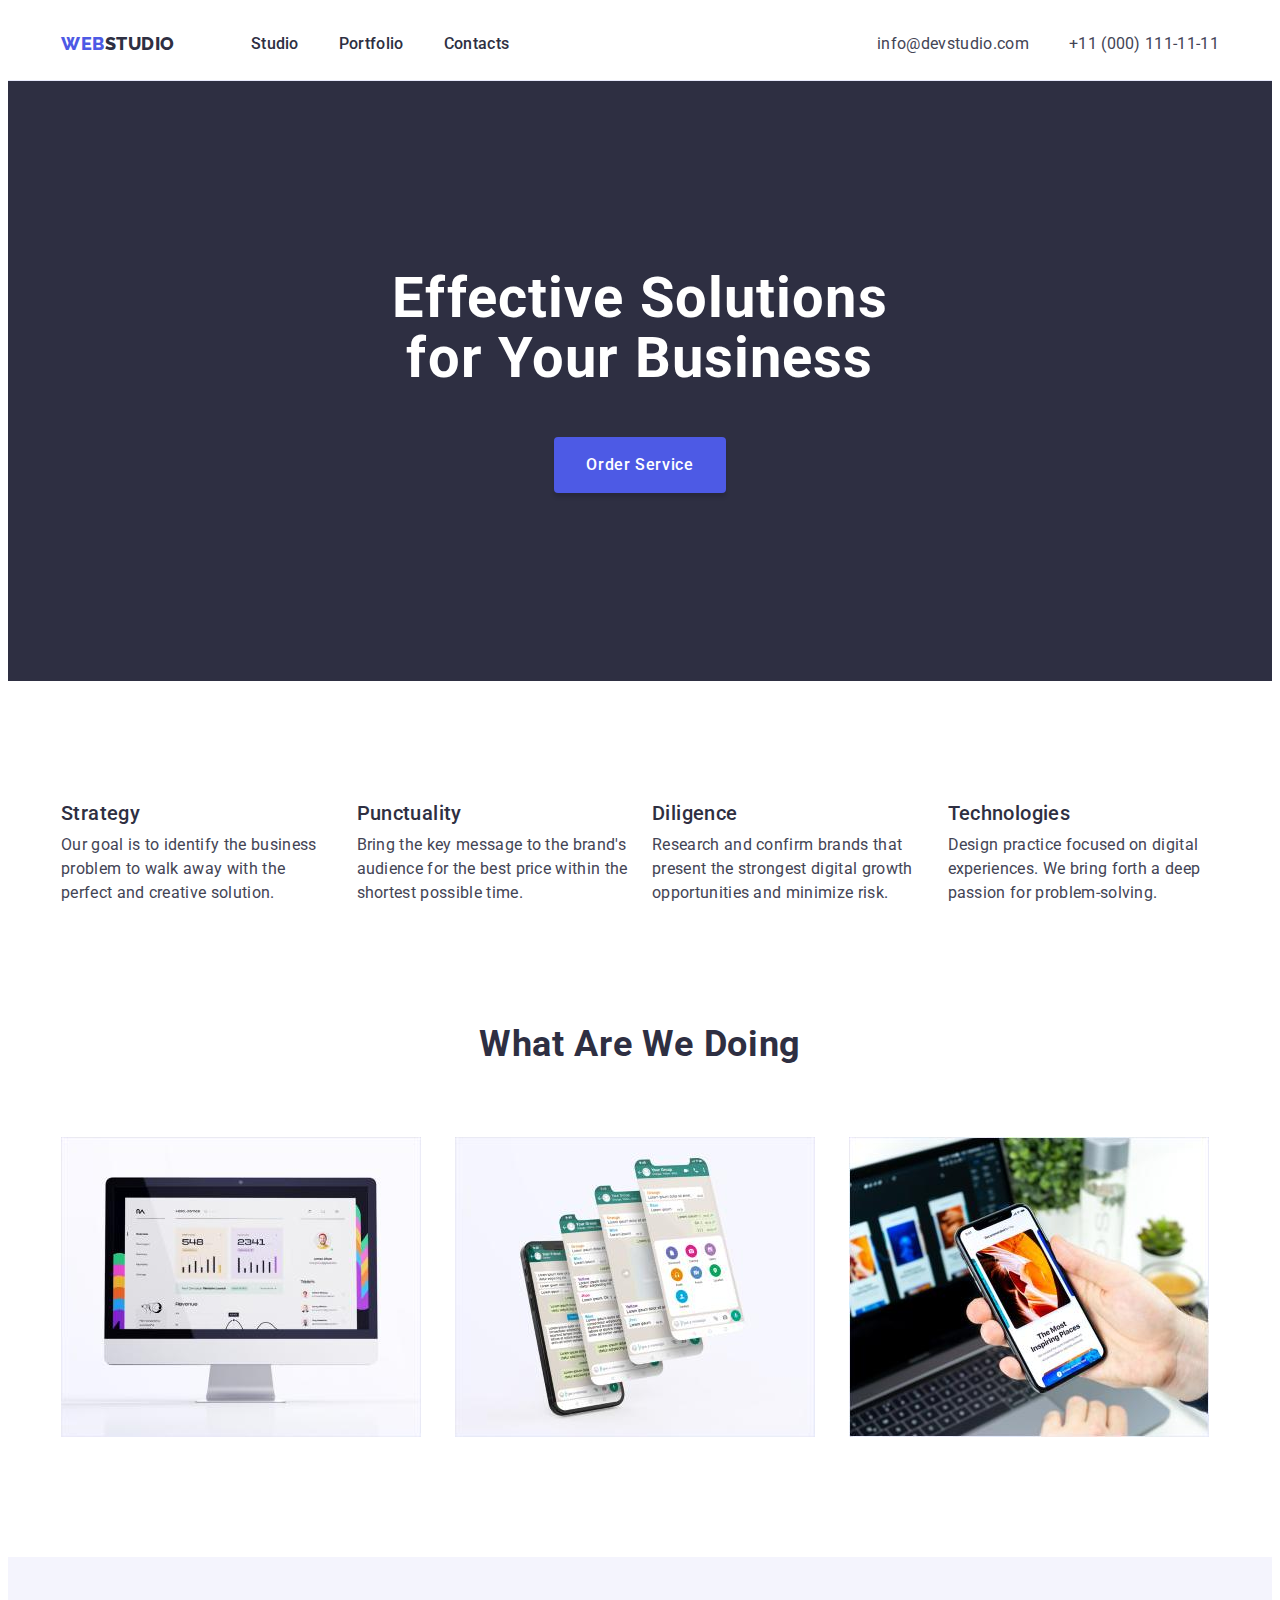
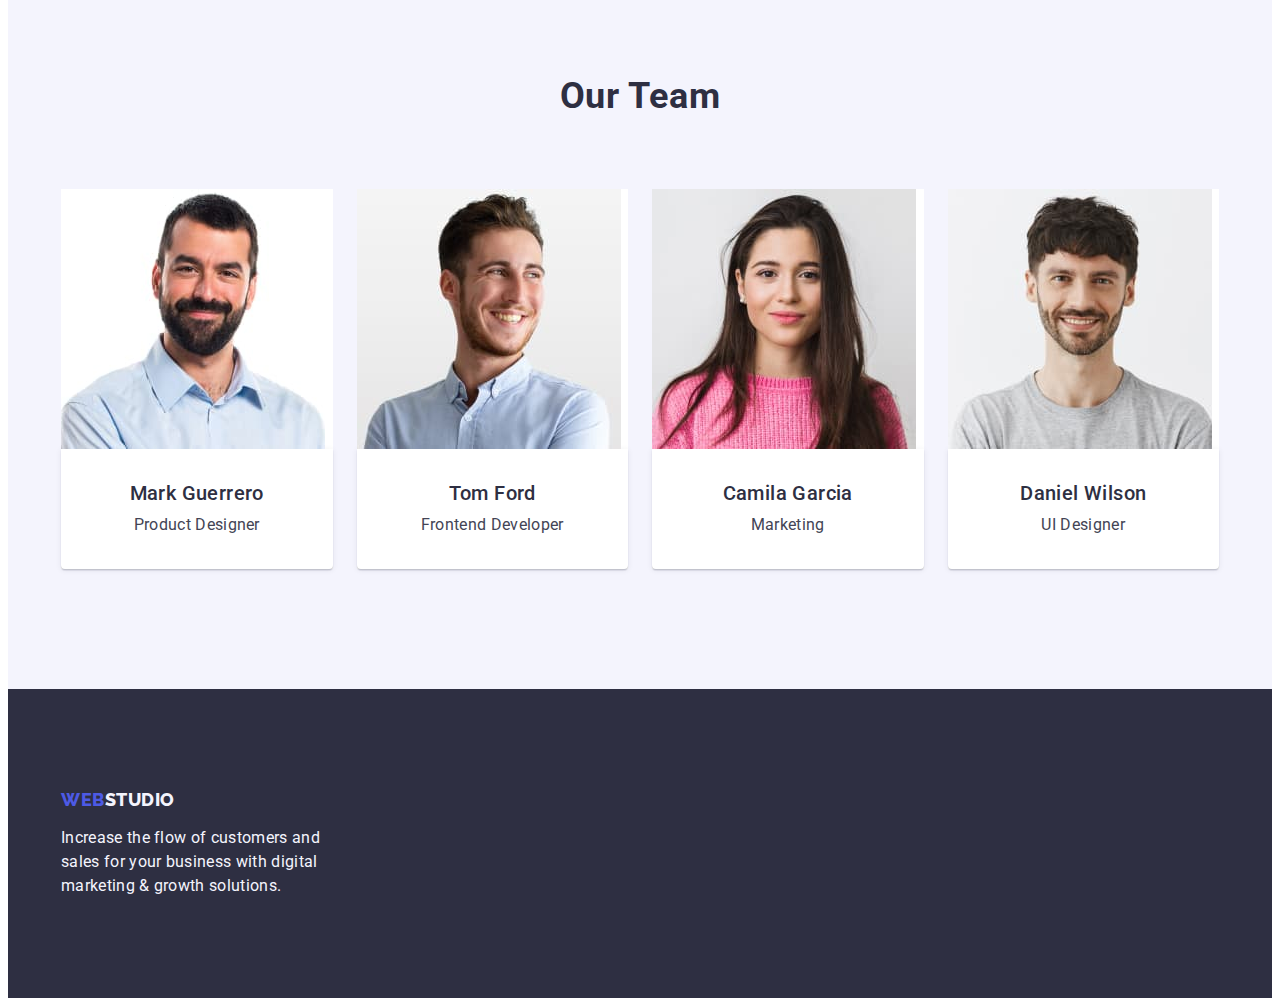
<file: index.html>
<!DOCTYPE html>
<html lang="en">
  <head>
    <meta charset="UTF-8" />
    <meta http-equiv="X-UA-Compatible" content="IE=edge" />
    <meta name="viewport" content="width=device-width, initial-scale=1.0" />
    <link rel="preconnect" href="https://fonts.googleapis.com" />
    <link rel="preconnect" href="https://fonts.gstatic.com" crossorigin />
    <link
      href="https://fonts.googleapis.com/css2?family=Raleway:wght@800&family=Roboto:wght@400;500;700;900&display=swap"
      rel="stylesheet"
    />
    <link
      rel="stylesheet"
      href="https://cdnjs.cloudflare.com/ajax/libs/modern-normalize/1.1.0/modern-normalize.min.css"
      integrity="sha512-wpPYUAdjBVSE4KJnH1VR1HeZfpl1ub8YT/NKx4PuQ5NmX2tKuGu6U/JRp5y+Y8XG2tV+wKQpNHVUX03MfMFn9Q=="
      crossorigin="anonymous"
      referrerpolicy="no-referrer"
    />
    <link rel="stylesheet" href="./css/styles.css" />
    <title>Студія</title>
  </head>

  <body class="body">
    <!-- Header section-->

    <header class="header">
      <!-- Navigation -->
      <div class="header-container container">
        <nav class="navigation">
          <!-- Logo -->

          <a href="./index.html" class="top-logo link"
            >Web<span class="logo-head">Studio</span></a
          >

          <!-- Menu Navigation -->

          <ul class="menu-nav list">
            <li class="nav-item">
              <a href="./index.html" class="nav link">Studio</a>
            </li>
            <li class="nav-item">
              <a href="./portfolio.html" class="nav link">Portfolio</a>
            </li>
            <li class="nav-item"><a href="" class="nav link">Contacts</a></li>
          </ul>
        </nav>

        <!-- Address -->

        <address class="address">
          <ul class="adr list">
            <li class="adr-item">
              <a href="mailto:info@devstudio.com" class="adr link"
                >info@devstudio.com</a
              >
            </li>
            <li class="adr-item">
              <a href="tel:+110001111111" class="adr link"
                >+11 (000) 111-11-11</a
              >
            </li>
          </ul>
        </address>
      </div>
    </header>

    <!-- Main content section -->

    <main>
      <!-- Hero section -->

      <section class="hero-section">
        <div class="container">
          <h1 class="hero-title">Effective Solutions for Your Business</h1>
          <button type="button" class="hero-btn">Order Service</button>
        </div>
      </section>

      <!-- Section 1 -->

      <section class="features-section">
        <div class="container">
          <h2 hidden class="section-title">Benefits</h2>
          <ul class="features list">
            <li class="features-item">
              <h3 class="li-title">Strategy</h3>
              <p class="body-text">
                Our goal is to identify the business problem to walk away with
                the perfect and creative solution.
              </p>
            </li>
            <li class="features-item">
              <h3 class="li-title">Punctuality</h3>
              <p class="body-text">
                Bring the key message to the brand's audience for the best price
                within the shortest possible time.
              </p>
            </li>
            <li class="features-item">
              <h3 class="li-title">Diligence</h3>
              <p class="body-text">
                Research and confirm brands that present the strongest digital
                growth opportunities and minimize risk.
              </p>
            </li>
            <li class="features-item">
              <h3 class="li-title">Technologies</h3>
              <p class="body-text">
                Design practice focused on digital experiences. We bring forth a
                deep passion for problem-solving.
              </p>
            </li>
          </ul>
        </div>
      </section>

      <!-- Section 2 -->

      <section class="examples-section">
        <div class="container">
          <h2 class="section-title">What are we doing</h2>

          <ul class="examples list">
            <li class="examples-item">
              <img
                src="./images/image-1.jpg"
                alt="computer monitor"
                width="360"
                height="300"
              />
            </li>
            <li class="examples-item">
              <img
                src="./images/image-2.jpg"
                alt="smartphone app"
                width="360"
                height="300"
              />
            </li>
            <li class="examples-item">
              <img
                src="./images/image-3.jpg"
                alt="smartphone in hand"
                width="360"
                height="300"
              />
            </li>
          </ul>
        </div>
      </section>

      <!-- Section 3 -->
      <section class="our-team">
        <div class="container">
          <h2 class="section-title">Our Team</h2>
          <ul class="team list">
            <li class="team-card">
              <img
                src="./images/worker-1.jpg"
                alt="A middle-aged man with short black hair and a beard"
                width="264"
                height="260"
              />
              <div class="card-content">
                <h3 class="member-name li-title">Mark Guerrero</h3>
                <p class="position body-text">Product Designer</p>
              </div>
            </li>
            <li class="team-card">
              <img
                src="./images/worker-2.jpg"
                alt="A young man with short light brown hair and a beard"
                width="264"
                height="260"
              />
              <div class="card-content">
                <h3 class="member-name li-title">Tom Ford</h3>
                <p class="position body-text">Frontend Developer</p>
              </div>
            </li>
            <li class="team-card">
              <img
                src="./images/worker-3.jpg"
                alt="A young woman with long brown hair"
                width="264"
                height="260"
              />
              <div class="card-content">
                <h3 class="member-name li-title">Camila Garcia</h3>
                <p class="position body-text">Marketing</p>
              </div>
            </li>
            <li class="team-card">
              <img
                src="./images/worker-4.jpg"
                alt="A young man with short wavy brown hair and a beard"
                width="264"
                height="260"
              />
              <div class="card-content">
                <h3 class="member-name li-title">Daniel Wilson</h3>
                <p class="position body-text">UI Designer</p>
              </div>
            </li>
          </ul>
        </div>
      </section>
    </main>

    <!-- Footer section-->
    <footer class="footer">
      <div class="container">
        <a href="./index.html" class="bottom-logo link"
          >Web<span class="logo-foot">Studio</span></a
        >
        <p class="text-foot">
          Increase the flow of customers and sales for your business with
          digital marketing & growth solutions.
        </p>
      </div>
    </footer>
  </body>
</html>
</file>
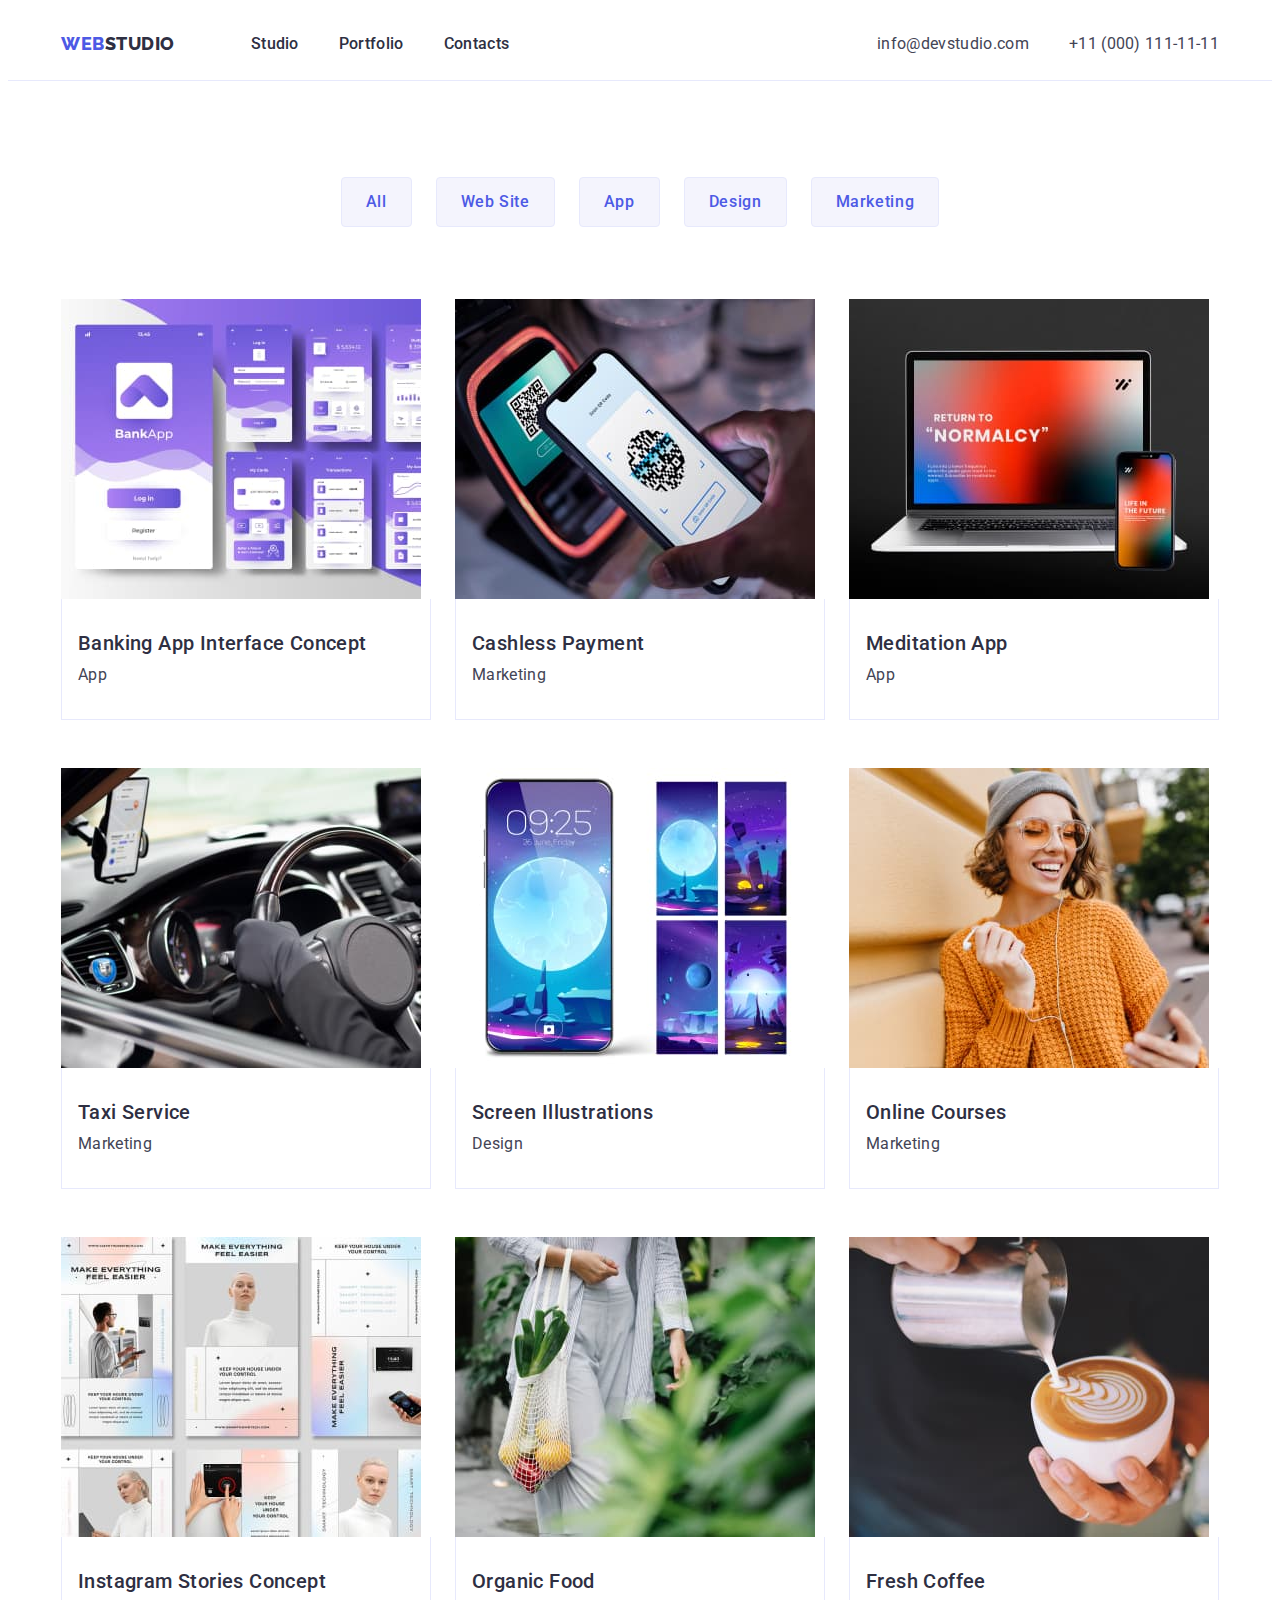
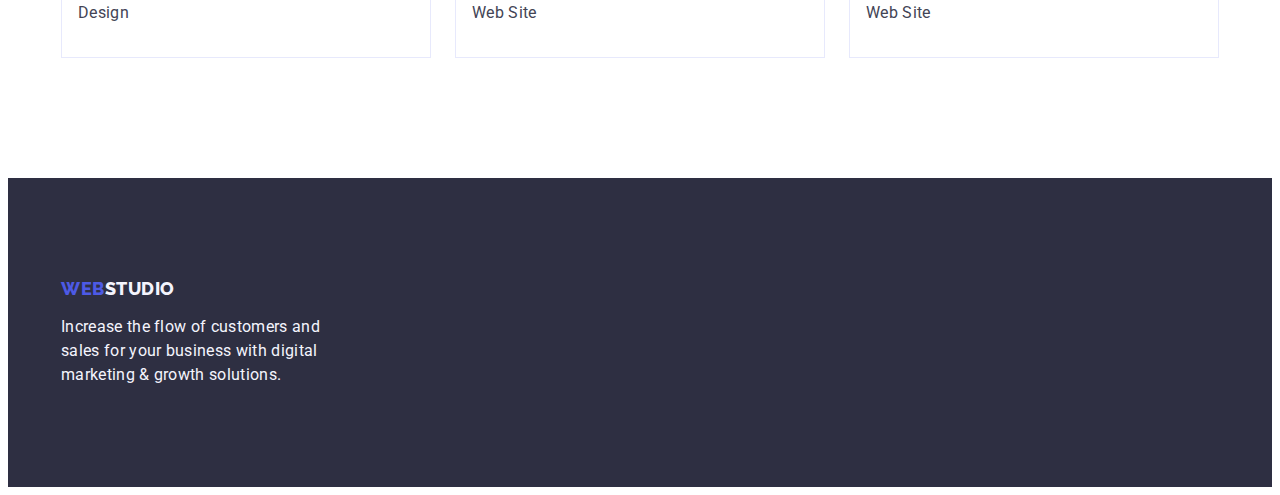
<file: portfolio.html>
<!DOCTYPE html>
<html lang="en">
  <head>
    <meta charset="UTF-8" />
    <meta http-equiv="X-UA-Compatible" content="IE=edge" />
    <meta name="viewport" content="width=device-width, initial-scale=1.0" />
    <link rel="preconnect" href="https://fonts.googleapis.com" />
    <link rel="preconnect" href="https://fonts.gstatic.com" crossorigin />
    <link
      href="https://fonts.googleapis.com/css2?family=Raleway:wght@800&family=Roboto:wght@400;500;700;900&display=swap"
      rel="stylesheet"
    />
    <link
      rel="stylesheet"
      href="https://cdnjs.cloudflare.com/ajax/libs/modern-normalize/1.1.0/modern-normalize.min.css"
      integrity="sha512-wpPYUAdjBVSE4KJnH1VR1HeZfpl1ub8YT/NKx4PuQ5NmX2tKuGu6U/JRp5y+Y8XG2tV+wKQpNHVUX03MfMFn9Q=="
      crossorigin="anonymous"
      referrerpolicy="no-referrer"
    />
    <link rel="stylesheet" href="./css/styles.css" />
    <title>Портфоліо</title>
  </head>

  <body class="body">
    <!-- Header section-->

    <header class="header">
      <!-- Navigation -->
      <div class="header-container container">
        <nav class="navigation">
          <!-- Logo -->

          <a href="./index.html" class="top-logo link"
            >Web<span class="logo-head">Studio</span></a
          >

          <!-- Menu Navigation -->

          <ul class="menu-nav list">
            <li class="nav-item">
              <a href="./index.html" class="nav link">Studio</a>
            </li>
            <li class="nav-item">
              <a href="./portfolio.html" class="nav link">Portfolio</a>
            </li>
            <li class="nav-item"><a href="" class="nav link">Contacts</a></li>
          </ul>
        </nav>

        <!-- Address -->

        <address class="address">
          <ul class="adr list">
            <li class="adr-item">
              <a href="mailto:info@devstudio.com" class="adr link"
                >info@devstudio.com</a
              >
            </li>
            <li class="adr-item">
              <a href="tel:+110001111111" class="adr link"
                >+11 (000) 111-11-11</a
              >
            </li>
          </ul>
        </address>
      </div>
    </header>

    <!-- Main content section -->
    <main>
      <section class="portfolio">
        <div class="container">
          <h1 hidden>Portfolio</h1>
          <!-- Filters -->
          <ul class="filters list">
            <li><button type="button" class="filter-btn">All</button></li>
            <li><button type="button" class="filter-btn">Web Site</button></li>
            <li><button type="button" class="filter-btn">App</button></li>
            <li><button type="button" class="filter-btn">Design</button></li>
            <li><button type="button" class="filter-btn">Marketing</button></li>
          </ul>
          <!-- Project Cards -->
          <ul class="projects list">
            <li class="project-item">
              <a href="" class="link">
                <img src="./images/pc-1.jpg" alt="banking app" />
                <div class="pc-content">
                  <h2 class="card-title">Banking App Interface Concept</h2>
                  <p class="body-text">App</p>
                </div>
              </a>
            </li>
            <li class="project-item">
              <a href="" class="pc link">
                <img
                  src="./images/pc-2.jpg"
                  alt="cashless payment using smartphone"
                />
                <div class="pc-content">
                  <h2 class="card-title">Cashless Payment</h2>
                  <p class="body-text">Marketing</p>
                </div>
              </a>
            </li>
            <li class="project-item">
              <a href="" class="pc link">
                <img src="./images/pc-3.jpg" alt="laptop and smartphone" />
                <div class="pc-content">
                  <h2 class="card-title">Meditation App</h2>
                  <p class="body-text">App</p>
                </div>
              </a>
            </li>
            <li class="project-item">
              <a href="" class="pc link">
                <img src="./images/pc-4.jpg" alt="person driving a car" />
                <div class="pc-content">
                  <h2 class="card-title">Taxi Service</h2>
                  <p class="body-text">Marketing</p>
                </div>
              </a>
            </li>
            <li class="project-item">
              <a href="" class="pc link">
                <img
                  src="./images/pc-5.jpg"
                  alt="smartphone walpapers depicting moon"
                />
                <div class="pc-content">
                  <h2 class="card-title">Screen Illustrations</h2>
                  <p class="body-text">Design</p>
                </div>
              </a>
            </li>
            <li class="project-item">
              <a href="" class="pc link">
                <img src="./images/pc-6.jpg" alt="girl holding a smartphone" />
                <div class="pc-content">
                  <h2 class="card-title">Online Courses</h2>
                  <p class="body-text">Marketing</p>
                </div>
              </a>
            </li>
            <li class="project-item">
              <a href="" class="pc link">
                <img src="./images/pc-7.jpg" alt="instagram stories" />
                <div class="pc-content">
                  <h2 class="card-title">Instagram Stories Concept</h2>
                  <p class="body-text">Design</p>
                </div>
              </a>
            </li>
            <li class="project-item">
              <a href="" class="pc link">
                <img
                  src="./images/pc-8.jpg"
                  alt="person carrying a bag of vegetables"
                />
                <div class="pc-content">
                  <h2 class="card-title">Organic Food</h2>
                  <p class="body-text">Web Site</p>
                </div>
              </a>
            </li>
            <li class="project-item">
              <a href="" class="pc link">
                <img src="./images/pc-9.jpg" alt="a cup of coffee" />
                <div class="pc-content">
                  <h2 class="card-title">Fresh Coffee</h2>
                  <p class="body-text">Web Site</p>
                </div>
              </a>
            </li>
          </ul>
        </div>
      </section>
    </main>

    <!-- Footer section-->
    <footer class="footer">
      <div class="container">
        <a href="./index.html" class="bottom-logo link"
          >Web<span class="logo-foot">Studio</span></a
        >
        <p class="text-foot">
          Increase the flow of customers and sales for your business with
          digital marketing & growth solutions.
        </p>
      </div>
    </footer>
  </body>
</html>
</file>
<file: css/styles.css>
/**
  |============================
  | COMMON STYLES
  |============================
*/
:root {
  --color-iris: #4d5ae5;
  --color-ocean: #404bbf;
  --color-navy-blue: #2e2f42;
  --color-green: #31d0aa;
  --color-slate: #434455;
  --color-light-slate: #8e8f99;
  --color-cornflower: #e7e9fc;
  --color-cloud: #f4f4fd;
  --color-white: #ffffff;
  --color-dairy: #fcfcfc;
}

.body {
  font-family: "Roboto", sans-serif;
  font-style: normal;
  color: var(--color-slate);

  background-color: var(--color-white);
}

/* Reset */

.link {
  text-decoration: none;
  font-weight: 500;
  font-size: 16px;
  line-height: 1.5;
  letter-spacing: 0.02em;

  color: var(--color-navy-blue);
}

.list {
  list-style: none;
  margin: 0;
  padding: 0;
}

h1,
h2,
h3,
h4,
h5,
h6,
p {
  margin: 0;
}

img {
  display: block;
  max-width: 100%;
  height: auto;
}

/* LOGO */

.top-logo {
  font-family: "Raleway", sans-serif;
  font-weight: 800;
  font-size: 18px;
  line-height: 1.17;
  letter-spacing: 0.03em;
  text-transform: uppercase;

  color: var(--color-iris);

  margin-right: 76px;
}

.bottom-logo {
  font-family: "Raleway", sans-serif;
  font-weight: 800;
  font-size: 18px;
  line-height: 1.17;
  letter-spacing: 0.03em;
  text-transform: uppercase;

  color: var(--color-iris);

  display: inline-block;
  margin-bottom: 16px;
}

.logo-head {
  color: var(--color-navy-blue);
}

.logo-foot {
  color: var(--color-cloud);
}

/* Body text */

.body-text {
  font-weight: 400;
  font-size: 16px;
  line-height: 1.5;
  letter-spacing: 0.02em;
  color: var(--color-slate);
}

/* CONTAINER */

.container {
  width: 1158px;
  padding-left: 15px;
  padding-right: 15px;
  margin-left: auto;
  margin-right: auto;
}

/**
  |============================
  | HEADER
  |============================
*/

/* Navigation */
.header {
  border-bottom: 1px solid var(--color-cornflower);
}

.header-container {
  display: flex;
  align-items: center;
}

.navigation,
.address {
  display: flex;
  align-items: center;
}

.address {
  font-style: normal;
  margin-left: auto;
}

.menu-nav,
.adr {
  display: flex;
  align-items: center;
  gap: 40px;
}

.adr.link {
  font-weight: 400;
  color: var(--color-slate);
}

.nav.link,
.adr.link {
  padding-top: 24px;
  padding-bottom: 24px;
}

.nav.link:hover,
.nav.link:focus,
.adr.link:hover,
.adr.link:focus {
  color: var(--color-ocean);
}

/**
  |============================
  | FOOTER
  |============================
*/
.footer {
  background-color: var(--color-navy-blue);
  padding: 100px 0;
}
.text-foot {
  font-weight: 400;
  font-size: 16px;
  line-height: 1.5;
  letter-spacing: 0.02em;

  color: var(--color-cloud);

  width: 264px;
}

/**
  |============================
  | STUDIO STYLES
  |============================
*/

/* Hero Section */

.hero-section {
  background-color: var(--color-navy-blue);
  padding-top: 188px;
  padding-bottom: 188px;
}

.hero-title {
  max-width: 496px;
  margin-left: auto;
  margin-right: auto;
  margin-bottom: 48px;

  font-weight: 700;
  font-size: 56px;
  line-height: 1.07;
  letter-spacing: 0.02em;
  text-align: center;
  color: var(--color-white);
}

.hero-btn {
  display: block;
  font-family: inherit;
  font-weight: 500;
  font-size: 16px;
  line-height: 1.5;
  letter-spacing: 0.04em;
  color: var(--color-white);

  background-color: var(--color-iris);

  cursor: pointer;

  margin-left: auto;
  margin-right: auto;
  padding: 16px 32px;

  min-width: 169px;
  box-shadow: 0px 4px 4px rgba(0, 0, 0, 0.15);
  border-radius: 4px;
  border: 1px transparent;
}

.hero-btn:hover,
.hero-btn:focus,
.hero-btn:active {
  background-color: var(--color-ocean);
}

/* Sections' titles */

.section-title {
  font-weight: 700;
  font-size: 36px;
  line-height: 1.11;
  letter-spacing: 0.02em;
  text-align: center;
  text-transform: capitalize;
  color: var(--color-navy-blue);

  margin-bottom: 72px;
}
/* Section 1 - Features */

.features-section {
  padding-top: 120px;
  padding-bottom: 120px;
}

.features {
  display: flex;
  flex-wrap: wrap;
  gap: 24px;
}

.features-item {
  flex-basis: calc((100% - 3 * 24px) / 4);
}

/* Section 2 - What are we doing */

.examples {
  display: flex;
  gap: 24px;
}

.examples-item {
  flex-basis: calc((100% - 2 * 24px) / 3);
}

.examples-section {
  padding-bottom: 120px;
}
/* Our team */

.li-title {
  font-weight: 500;
  font-size: 20px;
  line-height: 1.2;
  letter-spacing: 0.02em;
  color: var(--color-navy-blue);

  margin-bottom: 8px;
}

.our-team {
  background-color: var(--color-cloud);

  padding-bottom: 120px;
  padding-top: 120px;
}

.team {
  display: flex;
  flex-wrap: wrap;

  gap: 24px;
}

.team-card {
  background-color: var(--color-white);
  flex-basis: calc((100% - 3 * 24px) / 4);
}

.card-content {
  padding: 32px 16px;
  box-shadow: 0px 1px 6px rgba(46, 47, 66, 0.08),
    0px 1px 1px rgba(46, 47, 66, 0.16), 0px 2px 1px rgba(46, 47, 66, 0.08);
  border-radius: 0px 0px 4px 4px;
}

.member-name {
  text-align: center;
}

.position {
  text-align: center;
}

/**
  |============================
  | PORTFOLIO STYLES
  |============================
*/

/* FILTERS */
.portfolio {
  padding-top: 96px;
  padding-bottom: 120px;
}
.filters {
  display: flex;
  justify-content: center;
  gap: 24px;

  margin-bottom: 72px;
}

.filter-btn {
  font-family: inherit;
  font-weight: 500;
  font-size: 16px;
  line-height: 1.5;
  letter-spacing: 0.04em;
  color: var(--color-iris);

  background-color: var(--color-cloud);

  border: 1px solid var(--color-cornflower);
  border-radius: 4px;

  padding: 12px 24px;

  cursor: pointer;
}

.filter-btn:hover,
.filter-btn:focus,
.filter-btn:active {
  color: var(--color-white);
  background-color: var(--color-ocean);
  box-shadow: 0px 3px 1px rgba(0, 0, 0, 0.1), 0px 2px 1px rgba(0, 0, 0, 0.08),
    0px 2px 2px rgba(0, 0, 0, 0.12);
  border-radius: 4px;
  border: 1px solid transparent;
}

/* CARD SET */

.projects {
  display: flex;
  flex-wrap: wrap;

  column-gap: 24px;
  row-gap: 48px;
}

.project-item {
  flex-basis: calc((100% - 2 * 24px) / 3);
  width: calc((100% - 48px) / 3);
}

.card-title {
  font-weight: 500;
  font-size: 20px;
  line-height: 1.2;
  letter-spacing: 0.02em;
  color: var(--color-navy-blue);

  margin-bottom: 8px;
}

.pc-content {
  padding: 32px 16px;

  border-bottom: 1px solid var(--color-cornflower);
  border-left: 1px solid var(--color-cornflower);
  border-right: 1px solid var(--color-cornflower);
}
</file>
